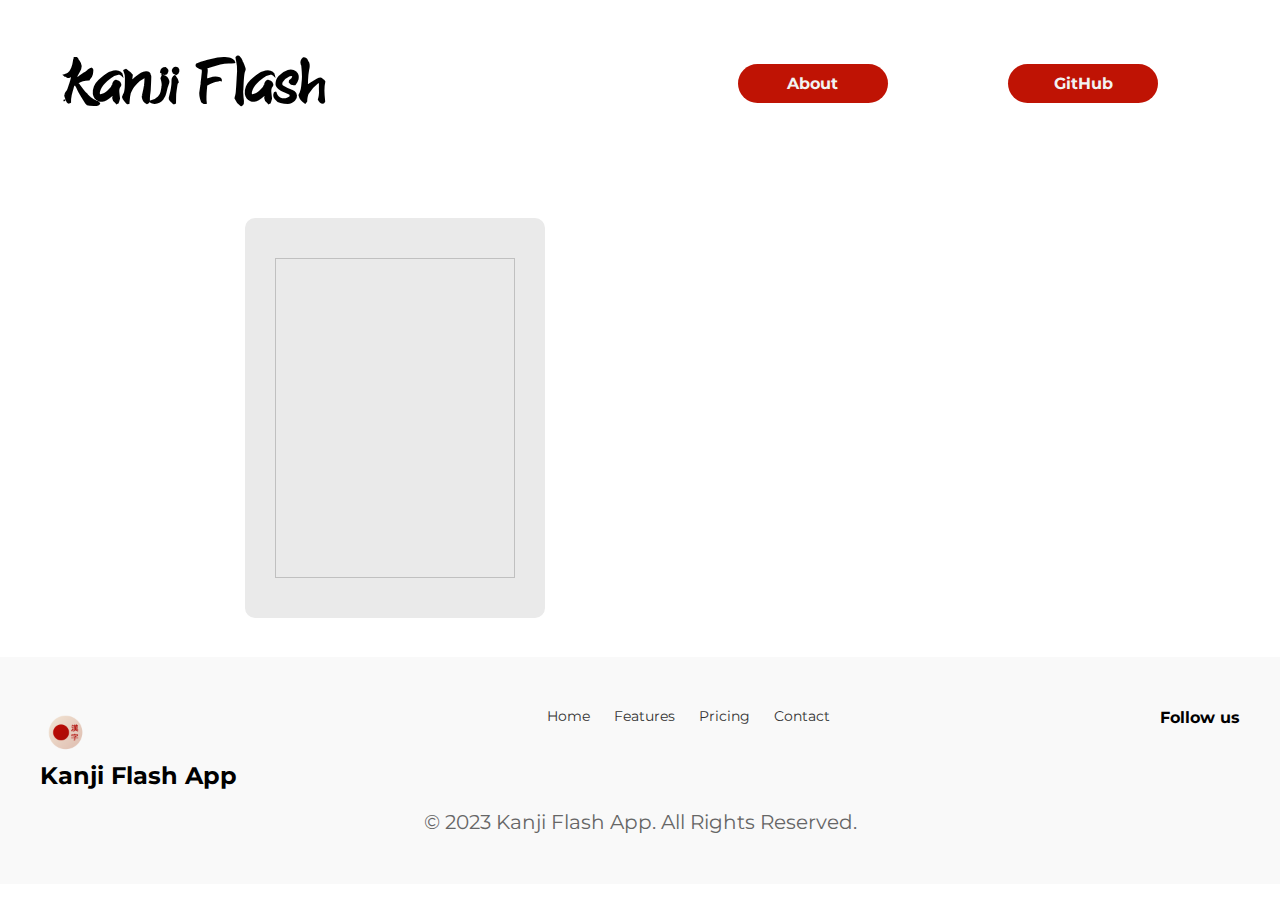
<file: index.html>
<!DOCTYPE html>
<html lang="en">
<head>
    <meta charset="UTF-8">
    <meta http-equiv="X-UA-Compatible" content="IE=edge">
    <meta name="viewport" content="width=device-width, initial-scale=1.0">
    <title>Kanji Flash</title>
    <link rel="stylesheet" href="style.css">
    <link rel="preconnect" href="https://fonts.googleapis.com">
    <link rel="preconnect" href="https://fonts.gstatic.com" crossorigin>
    <link href="https://fonts.googleapis.com/css2?family=Montserrat:ital,wght@0,300;0,400;0,500;0,600;0,700;0,800;0,900;1,300;1,400;1,500;1,600;1,700;1,800;1,900&display=swap" rel="stylesheet">
    <link href="https://fonts.googleapis.com/css2?family=Carter+One&family=Montserrat:ital,wght@0,300;0,400;0,500;0,600;0,700;0,800;0,900;1,300;1,400;1,500;1,600;1,700;1,800;1,900&display=swap" rel="stylesheet">
    <link rel="apple-touch-icon" sizes="180x180" href="/midia/favicon_io/apple-touch-icon.png">
    <link rel="icon" type="image/png" sizes="32x32" href="/midia/favicon_io/favicon-32x32.png">
    <link rel="icon" type="image/png" sizes="16x16" href="/midia/favicon_io/favicon-16x16.png">   
</head>
<body>
    <header>
      <h1>Kanji Flash</h1>
      <nav>
        <ul>
          <li><a href="about-page.html" target="_blank">About</a></li>
          <li><a href="https://github.com/samuelgalvao/Kanji-Flash" target="_blank">GitHub</a></li>
        </ul>
      </nav>
    </header>
    <main id="main">
    </main>
    <footer>
      <div class="footer-content">
          <div class="footer-logo">
              <img src="midia/images/logo-kanji-flash.png" alt="Kanji Flash App logo">
              <h3>Kanji Flash App</h3>
          </div>
          <div class="footer-links">
              <ul>
                  <li><a href="index.html">Home</a></li>
                  <li><a href="about-page.html">Features</a></li>
                  <li><a href="#">Pricing</a></li>
                  <li><a href="https://github.com/samuelgalvao" target="_blank">Contact</a></li>
              </ul>
          </div>
          <div class="footer-social">
              <h3><a href="https://github.com/samuelgalvao">Follow us</a></h3>
              <ul>
                  <li><a href="#"><i class="fab fa-facebook"></i></a></li>
                  <li><a href="#"><i class="fab fa-twitter"></i></a></li>
                  <li><a href="#"><i class="fab fa-instagram"></i></a></li>
              </ul>
          </div>
      </div>
      <div class="footer-bottom">
          <p>&copy; 2023 Kanji Flash App. All Rights Reserved.</p>
      </div>
  </footer>
    <script src="index.js"></script>
</body>
</html>
</file>
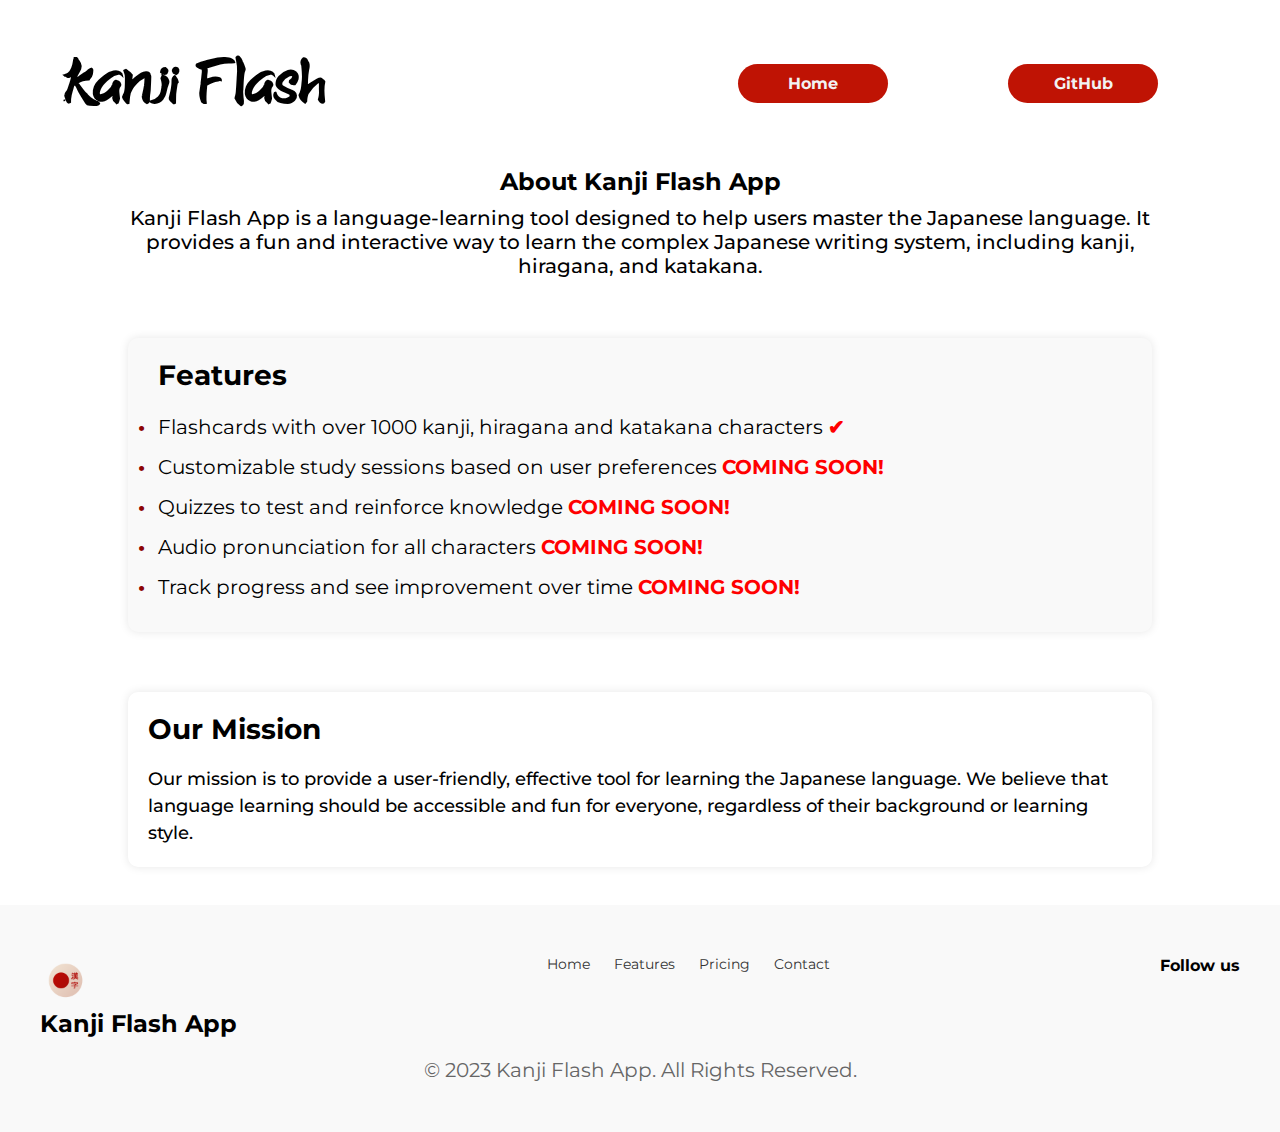
<file: about-page.html>
<!DOCTYPE html>
<html lang="en">
<head>
    <meta charset="UTF-8">
    <meta http-equiv="X-UA-Compatible" content="IE=edge">
    <meta name="viewport" content="width=device-width, initial-scale=1.0">
    <title>About Kanji Flash</title>
    <link rel="stylesheet" href="style.css">
    <link rel="stylesheet" href="style.css">
    <link rel="preconnect" href="https://fonts.googleapis.com">
    <link rel="preconnect" href="https://fonts.gstatic.com" crossorigin>
    <link href="https://fonts.googleapis.com/css2?family=Montserrat:ital,wght@0,300;0,400;0,500;0,600;0,700;0,800;0,900;1,300;1,400;1,500;1,600;1,700;1,800;1,900&display=swap" rel="stylesheet"> 
    <link href="https://fonts.googleapis.com/css2?family=Carter+One&family=Montserrat:ital,wght@0,300;0,400;0,500;0,600;0,700;0,800;0,900;1,300;1,400;1,500;1,600;1,700;1,800;1,900&display=swap" rel="stylesheet">
    <link rel="apple-touch-icon" sizes="180x180" href="/midia/favicon_io/apple-touch-icon.png">
    <link rel="icon" type="image/png" sizes="32x32" href="/midia/favicon_io/favicon-32x32.png">
    <link rel="icon" type="image/png" sizes="16x16" href="/midia/favicon_io/favicon-16x16.png"> 
</head>
<body>
    <header>
        <h1>Kanji Flash</h1>
      <nav>
        <ul>
          <li><a href="index.html" target="_blank">Home</a></li>
          <li><a href="https://github.com/samuelgalvao/Kanji-Flash" target="_blank">GitHub</a></li>
        </ul>
      </nav>
    </header>
    <main id="container2">
        <div class="about boxin">
            <h2>About Kanji Flash App</h2>
		<p>Kanji Flash App is a language-learning tool designed to help users master the Japanese language. It provides a fun and interactive way to learn the complex Japanese writing system, including kanji, hiragana, and katakana.</p>
        </div>
        <div class="features boxin">
            <h3>Features</h3>
        <ul>
            <li>Flashcards with over 1000 kanji, hiragana and katakana characters <span class="special">&#10004;</span>
</li>
            <li>Customizable study sessions based on user preferences <span class="special">Coming soon!</span></li>
            <li>Quizzes to test and reinforce knowledge <span class="special">Coming soon!</span></li>
            <li>Audio pronunciation for all characters <span class="special">Coming soon!</span></li>
            <li>Track progress and see improvement over time <span class="special">Coming soon!</span></li>
        </ul>

        </div>
        <div class="mission boxin">
            <h3>Our Mission</h3>
        <p>Our mission is to provide a user-friendly, effective tool for learning the Japanese language. We believe that language learning should be accessible and fun for everyone, regardless of their background or learning style.</p>
        </div>
      </main>
      <footer>
        <div class="footer-content">
            <div class="footer-logo">
                <img src="midia/images/logo-kanji-flash.png" alt="Kanji Flash App logo">
                <h3>Kanji Flash App</h3>
            </div>
            <div class="footer-links">
                <ul>
                    <li><a href="index.html">Home</a></li>
                    <li><a href="about-page.html">Features</a></li>
                    <li><a href="#">Pricing</a></li>
                    <li><a href="https://github.com/samuelgalvao" target="_blank">Contact</a></li>
                </ul>
            </div>
            <div class="footer-social">
                <h3><a href="https://github.com/samuelgalvao">Follow us</a></h3>
                <ul>
                    <li><a href="#"><i class="fab fa-facebook"></i></a></li>
                    <li><a href="#"><i class="fab fa-twitter"></i></a></li>
                    <li><a href="#"><i class="fab fa-instagram"></i></a></li>
                </ul>
            </div>
        </div>
        <div class="footer-bottom">
            <p>&copy; 2023 Kanji Flash App. All Rights Reserved.</p>
        </div>
    </footer>
</body>
</html>
</file>
<file: style.css>
@font-face {
    font-family: 'Japan font';
    src: url('/midia/Fonts/Japan\ wave.ttf') format('truetype');
    /* add other variations if needed */
    font-weight: normal;
    font-style: normal;
}
*{
  margin: 0;
  box-sizing: border-box;
}
:root{
    --black: #404040;
    --white: #F2F2F2;
    --redDark: #8C0303;
    --red: #BF1304;
    --redLight: #D96F66;
}

body{
    font-family: 'Montserrat', sans-serif;
}
a{
  text-decoration: none;
  color: inherit;
}
header{
  display: grid;
  grid-template-columns: 1fr 1fr;
  height: 10vh;
  align-items: center;
  margin-top: 3%;
  
}
header h1{
  font-family: 'Japan font', 'Carter One';
  margin-left: 10%;
  cursor: default;
}
header nav{
  margin-right: 10%;
}
header li{
  background-color: var(--red);
  color: var(--white);
  padding: 10px;
  border-radius: 20px;
  display: inline;
  font-weight: bold;
  width: 100%;
  max-width: 150px;
  text-align: center;
  cursor: pointer;
  transition: 0.3s;
}
header li:hover{
  transform: scale(1.05);
  transition: 0.5s;
}
header ul{
  display: flex;
  justify-content: space-around;
  gap: 5px;
}

#main{
  margin-bottom: 3%;
  /* background-color: blue; */
  margin-top: 10vh;
  display: grid;
  grid-template-areas: 
  "card exam"
  "card exam"
  "card buttons";
}

.cardPlace{
  grid-area: card;
  display: flex;
  height: 100%;
  width: 100%;
  align-items: center;
  justify-content: center;
}
.examplesPlace{
  grid-area: exam;
}
.examplesPlace h2{
  margin-bottom: 1%;
}
.example{
  margin: 2px 0px;
}
.example p{
  display: inline;
}
.buttonsPlace{
  display: flex;
  align-items: center;
  gap: 1%;
  grid-area: buttons;
}

.card {
    position: relative;
    max-width: 300px;
    max-height: 400px;
    perspective: 1000px;
}
  
.card-face {
    display: flex;
    flex-direction: column;
    align-items: center;
    justify-content: center;
    position: absolute;
    width: 100%;
    height: 100%;
    backface-visibility: hidden;
    transition: transform 0.6s ease;
    border-radius: 10px;
}
.kanji{
  width: 80%;
  height: 80%;
}
.kanji.back{
  display: flex;
  justify-content: center;
  align-items: center;
  flex-direction: column;
  justify-content: space-evenly;
}
.backinfo{
  font-weight: 400;
  text-align: center;
  font-style: italic;
}
#meaningPlace{
  height: 40%;
  width: 100%;
  font: bold 5vh 'montserrat', sans-serif;
}

#kanjiImage{
  width: 100%;
  height: 100%;
  border: none;
}
.button{
  display: inline-block;
  border-radius: 20px;
  font-weight: bolder;
  color: var(--white);
  padding: 5%;
  background-color: #8C0303;
  cursor: pointer;
  transition: 0.3s;
}
.button.next{
  background-color: var(--red);
}
.button:hover{
  transform: scale(1.05);
  transition: 0.5s;
}
.btn{
  display: inline-block;
  background-color: var(--redLight);
  border: none;
  padding: 5px;
  color: white;
  border-radius: 6px;
  cursor: pointer;
  transition: .5s;
}
.meanEle{
  font-weight: 500;
  font-style: italic;
}
.card-front {
    background-color: #eaeaea;
}
  
.card-back {
    transform: rotateY(180deg);
    background-color: #ccc;
    align-items: center;
    justify-content: center;
}
  
.card.flipped .card-front {
    transform: rotateY(180deg);
}
  
.card.flipped .card-back {
    transform: rotateY(0deg);
}
  
button#flip-card {
  margin-top: 20px;
}

  @media screen and (max-width: 767px) {
    .main-content {
      max-width: 100%;
      padding: 20px;
    }
    
    h1 {
      font-size: 48px;
    }
    
    p {
      font-size: 16px;
    }
    .card{
      width: 70vh;
      height: 80vh;
    }
    .cardPlace{
      position: relative;
      z-index: 999;
      margin-bottom: 4vh;

    }
    .examplesPlace{
      padding-left: 5%;
    }
    .buttonsPlace{
      margin: 5% 0px;
      padding-left: 5%;
    }
    #main{
      margin-top: 10vh;
      display: flex;
      justify-content: center;
      flex-direction: column;
    }
  }
  
  @media screen and (min-width: 768px) and (max-width: 991px) {
    h1 {
      font-size: 48px;
    }
    
    p {
      font-size: 18px;
    }
    .card{
      width: 70vh;
      height: 80vh;
    }
    
  }
  
@media screen and (min-width: 992px) {
    h1 {
      font-size: 64px;
    }
    
    p {
      font-size: 20px;
    }

    .card{
      width: 80vh;
      height: 90vh;
    }
    
}

#container2{
  margin: 3% 0px;
  display: flex;
  flex-direction: column;
  align-items: center;
  gap: 10px;
}
.boxin{
  display: flex;
  flex-direction: column;
  gap: 10px;

  width: 80%;
}
.about{
  text-align: center;
}
.boxin p {
  font-weight: 500;
}
.features {
  margin-top: 50px;
  padding: 20px;
  padding-left: 30px;
  background-color: #f9f9f9;
  border-radius: 10px;
  box-shadow: 0px 0px 10px rgba(0, 0, 0, 0.1);
}

.features h3 {
  font-size: 28px;
  font-weight: bold;
  margin-bottom: 10px;
}

.features ul {
  list-style-type: none;
  margin: 0;
  padding: 0;
}

.features li {
  font-size: 20px;
  line-height: 1.5;
  margin-bottom: 10px;
}

.features li:before {
  content: "\2022";
  color: var(--redDark);
  font-weight: bold;
  display: inline-block;
  width: 1em;
  margin-left: -1em;
}
.mission {
  margin-top: 50px;
  padding: 20px;
  background-color: #fff;
  border-radius: 10px;
  box-shadow: 0px 0px 10px rgba(0, 0, 0, 0.1);
}

.mission h3 {
  font-size: 28px;
  font-weight: bold;
  margin-bottom: 10px;
}

.mission p {
  font-size: 18px;
  line-height: 1.5;
}

.special {
  color: #f00;
  font-size: 1em;
  font-weight: bold;
  text-transform: uppercase;
}
footer {
  background-color: #f9f9f9;
  padding: 50px 20px;
  font-size: 14px;
}

.footer-content {
  max-width: 1200px;
  margin: 0 auto;
  display: flex;
  justify-content: space-between;
  align-items: flex-start;
  flex-wrap: wrap;
  gap: 1px;
}

.footer-logo img {
  height: 50px;
}

.footer-logo h3 {
  font-size: 24px;
  margin: 0;
}

.footer-links ul {
  list-style: none;
  padding: 0;
  margin: 0;
}

.footer-links li {
  display: inline-block;
  margin-right: 20px;
}

.footer-links a {
  color: #333;
  text-decoration: none;
  transition: color 0.2s;
}

.footer-links a:hover {
  color: #f00;
}

.footer-social ul {
  list-style: none;
  padding: 0;
  margin: 0;
  display: flex;
  align-items: center;
}
.footer-social h3{
  cursor: pointer;
}

.footer-social li {
  margin-right: 20px;
}

.footer-social i {
  font-size: 24px;
  color: #333;
  transition: color 0.2s;
}

.footer-social i:hover {
  color: #f00;
}

.footer-bottom {
  max-width: 1200px;
  margin: 20px auto 0;
  text-align: center;
  color: #666;
}
</file>
